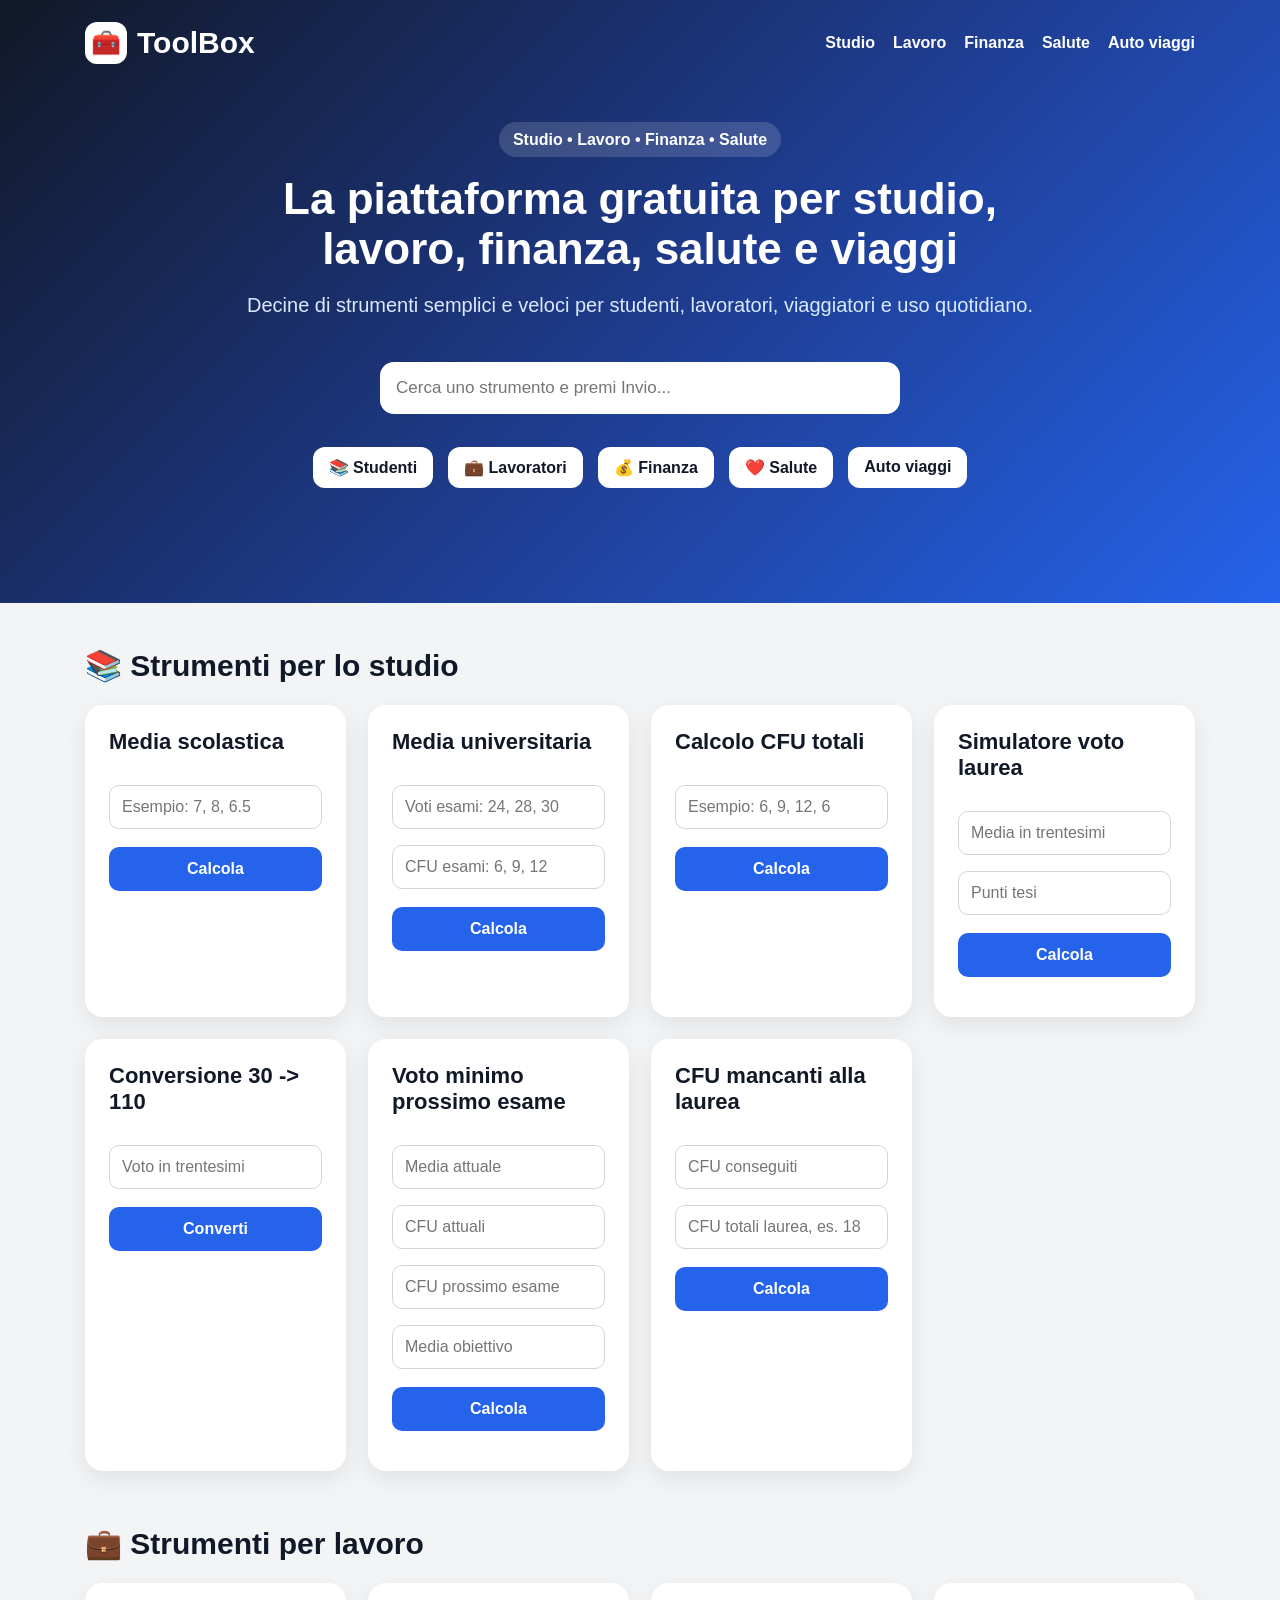
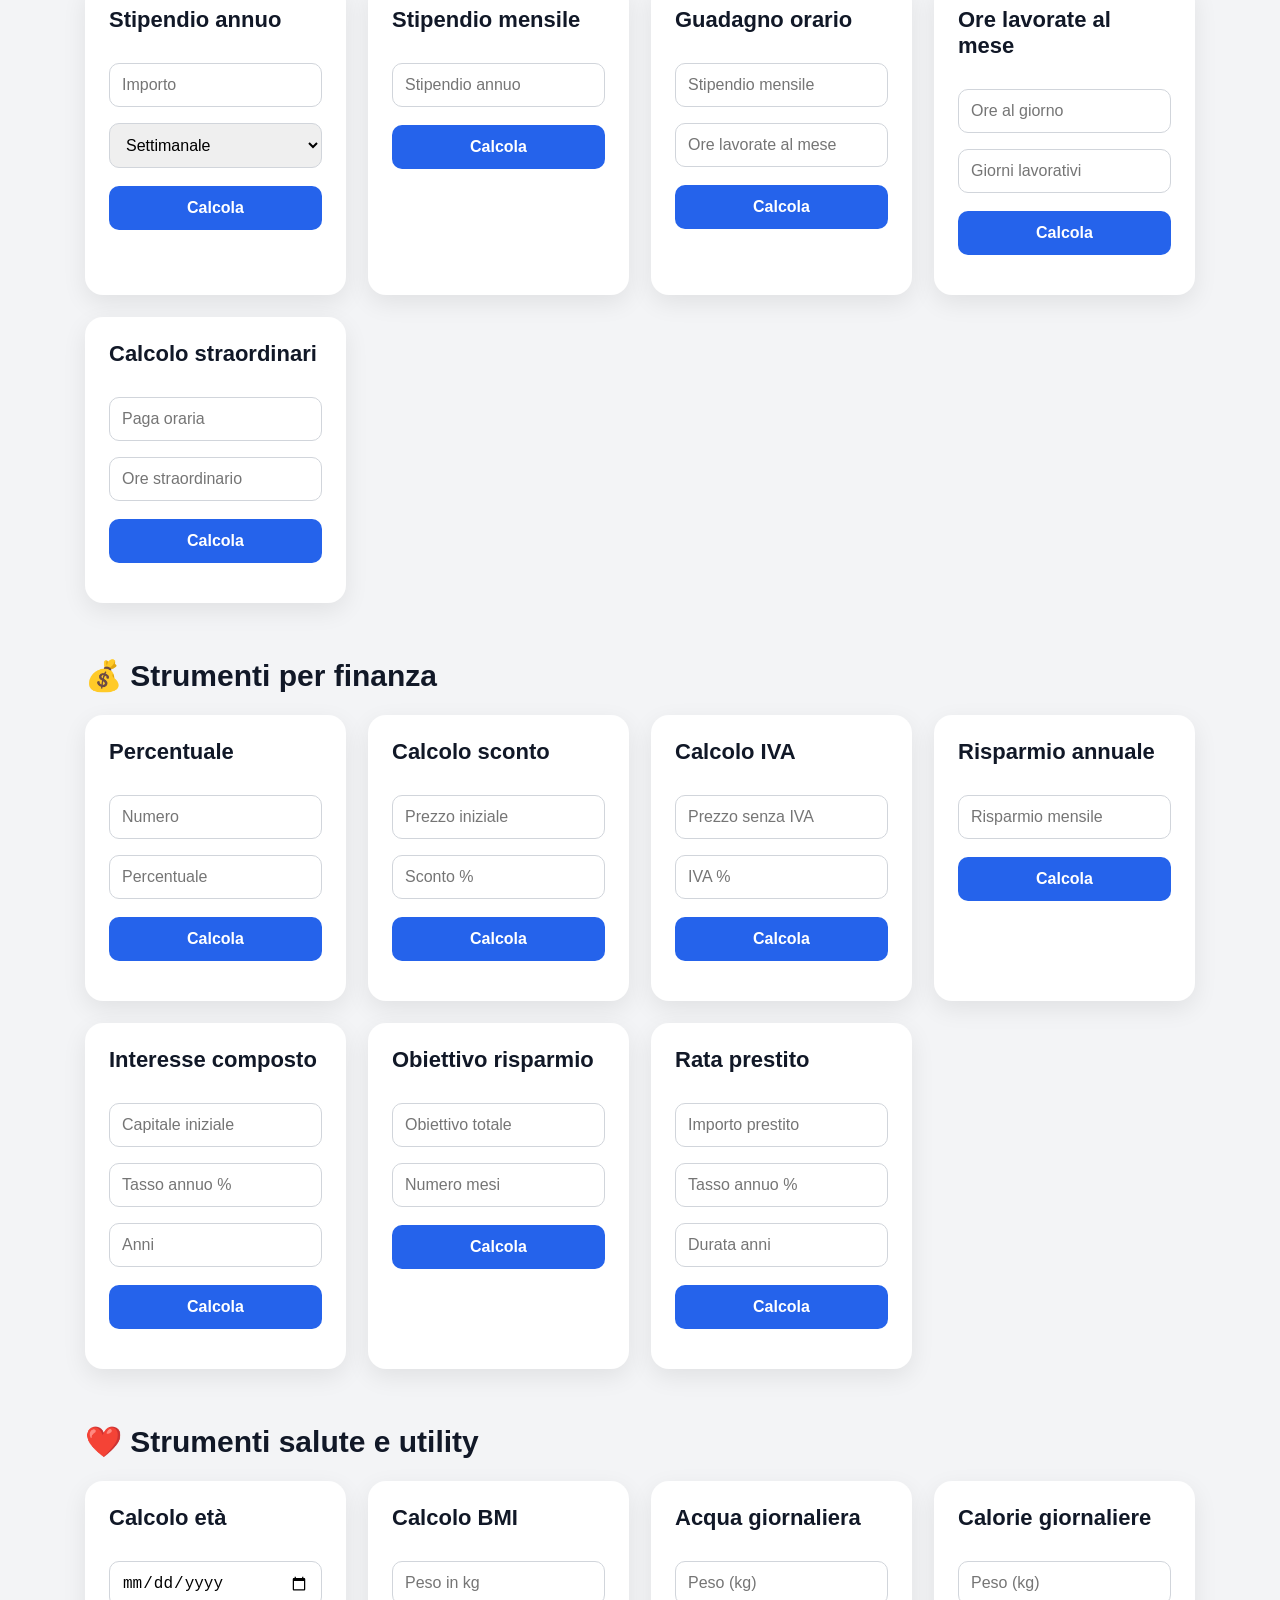
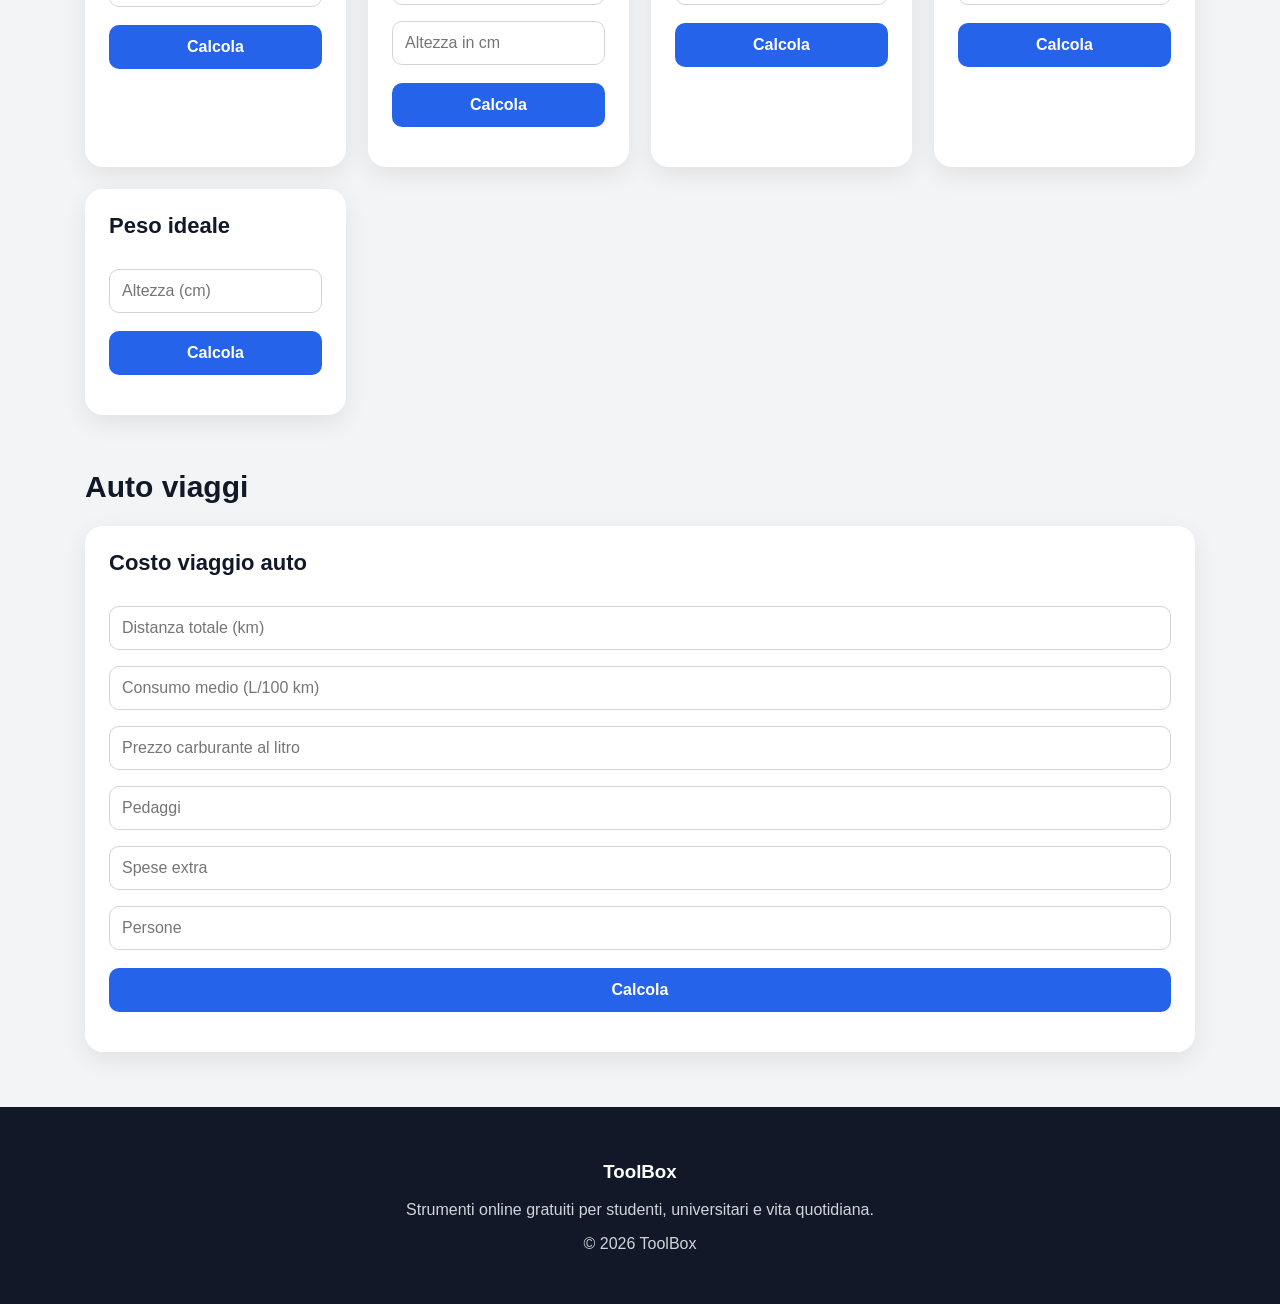
<file: index.html>
<!DOCTYPE html>
<html lang="it">
<head>
  <meta charset="UTF-8">
  <meta name="viewport" content="width=device-width, initial-scale=1.0">
  <link rel="icon" href="favicon.svg" type="image/svg+xml">
  <link rel="manifest" href="manifest.json">
  <meta name="theme-color" content="#2563eb">
  <title>ToolBox Studenti - Strumenti online gratuiti</title>
  <link rel="stylesheet" href="style.css">
</head>
<body>

<header class="hero">
  <nav>
    <a href="#" class="logo">
      <span class="logo-icon">🧰</span>
      <span>ToolBox</span>
    </a>
    <div class="nav-links">
      <a href="studenti.html">Studio</a>
      <a href="lavoratori.html">Lavoro</a>
      <a href="finanza.html">Finanza</a>
      <a href="salute.html">Salute</a>
      <a href="auto-viaggi.html">Auto viaggi</a>
    </div>  
  </nav>

  <div class="hero-content">
    <span class="badge">Studio • Lavoro • Finanza • Salute</span>
    <h2>La piattaforma gratuita per studio, lavoro, finanza, salute e viaggi</h2>
    <p>Decine di strumenti semplici e veloci per studenti, lavoratori, viaggiatori e uso quotidiano.</p>

    <input id="searchInput" type="text" placeholder="Cerca uno strumento e premi Invio...">

    <div class="stats">
      <a href="studenti.html">📚 Studenti</a>
      <a href="lavoratori.html">💼 Lavoratori</a>
      <a href="finanza.html">💰 Finanza</a>
      <a href="salute.html">❤️ Salute</a>
      <a href="auto-viaggi.html">Auto viaggi</a>
    </div>  
</div>
</header>

<main>

  <section class="category" id="studio">
    <h2>📚 Strumenti per lo studio</h2>

    <div class="grid">

      <section id="media-scolastica" class="tool-card" data-name="media scolastica scuola voti studio">
        <h3>Media scolastica</h3>
        <input id="voti" type="text" placeholder="Esempio: 7, 8, 6.5">
        <button onclick="calcolaMedia()">Calcola</button>
        <p id="risultatoMedia"></p>
      </section>

      <section id="media-universitaria" class="tool-card" data-name="media universitaria esami crediti cfu">
        <h3>Media universitaria</h3>
        <input id="votiUni" type="text" placeholder="Voti esami: 24, 28, 30">
        <input id="cfuUni" type="text" placeholder="CFU esami: 6, 9, 12">
        <button onclick="calcolaMediaUniversitaria()">Calcola</button>
        <p id="risultatoMediaUni"></p>
      </section>

      <section id="cfu" class="tool-card" data-name="cfu crediti università esami">
        <h3>Calcolo CFU totali</h3>
        <input id="listaCfu" type="text" placeholder="Esempio: 6, 9, 12, 6">
        <button onclick="calcolaCFU()">Calcola</button>
        <p id="risultatoCFU"></p>
      </section>

      <section id="voto-laurea" class="tool-card" data-name="voto laurea università media base">
        <h3>Simulatore voto laurea</h3>
        <input id="mediaLaurea" type="number" placeholder="Media in trentesimi">
        <input id="puntiTesi" type="number" placeholder="Punti tesi">
        <button onclick="calcolaVotoLaurea()">Calcola</button>
        <p id="risultatoLaurea"></p>
      </section>

      <section id="conversione-voto" class="tool-card" data-name="conversione voto trentesimi centodecimi 30 110">
        <h3>Conversione 30 -> 110</h3>
        <input id="votoTrentesimi" type="number" placeholder="Voto in trentesimi">
        <button onclick="convertiTrentaCentodieci()">Converti</button>
        <p id="risultatoConversioneVoto"></p>
      </section>

      <section id="voto-minimo" class="tool-card" data-name="voto minimo prossimo esame media obiettivo universita">
        <h3>Voto minimo prossimo esame</h3>
        <input id="mediaAttuale" type="number" placeholder="Media attuale">
        <input id="cfuAttuali" type="number" placeholder="CFU attuali">
        <input id="cfuProssimo" type="number" placeholder="CFU prossimo esame">
        <input id="mediaObiettivo" type="number" placeholder="Media obiettivo">
        <button onclick="calcolaVotoMinimo()">Calcola</button>
        <p id="risultatoVotoMinimo"></p>
      </section>

      <section id="cfu-mancanti" class="tool-card" data-name="cfu mancanti laurea universita crediti esami">
        <h3>CFU mancanti alla laurea</h3>
        <input id="cfuConseguiti" type="number" placeholder="CFU conseguiti">
        <input id="cfuTotaliLaurea" type="number" placeholder="CFU totali laurea, es. 180">
        <button onclick="calcolaCFUMancanti()">Calcola</button>
        <p id="risultatoCFUMancanti"></p>
      </section>

    </div>
  </section>

  <section class="category" id="lavoro">
    <h2>💼 Strumenti per lavoro</h2>

    <div class="grid">

      <section id="stipendio-annuo" class="tool-card" data-name="stipendio annuo mensile settimanale lavoro">
        <h3>Stipendio annuo</h3>
        <input id="stipendio" type="number" placeholder="Importo">
        <select id="tipoStipendio">
          <option value="settimanale">Settimanale</option>
          <option value="mensile">Mensile</option>
        </select>
        <button onclick="calcolaStipendio()">Calcola</button>
        <p id="risultatoStipendio"></p>
      </section>

      <section id="stipendio-mensile" class="tool-card" data-name="stipendio mensile">
        <h3>Stipendio mensile</h3>
        <input id="stipendioAnnuo" type="number" placeholder="Stipendio annuo">
        <button onclick="calcolaMensile()">Calcola</button>
        <p id="risultatoMensile"></p>
      </section>

      <section id="guadagno-orario" class="tool-card" data-name="guadagno orario">
        <h3>Guadagno orario</h3>
        <input id="stipendioMensile" type="number" placeholder="Stipendio mensile">
        <input id="oreMensili" type="number" placeholder="Ore lavorate al mese">
        <button onclick="calcolaGuadagnoOrario()">Calcola</button>
        <p id="risultatoOrario"></p>
      </section>

      <section id="ore-mese" class="tool-card" data-name="ore lavorate">
        <h3>Ore lavorate al mese</h3>
        <input id="oreGiornaliere" type="number" placeholder="Ore al giorno">
        <input id="giorniLavorativi" type="number" placeholder="Giorni lavorativi">
        <button onclick="calcolaOreMese()">Calcola</button>
        <p id="risultatoOreMese"></p>
      </section>

      <section id="straordinari" class="tool-card" data-name="straordinari">
        <h3>Calcolo straordinari</h3>
        <input id="pagaOraria" type="number" placeholder="Paga oraria">
        <input id="oreExtra" type="number" placeholder="Ore straordinario">
        <button onclick="calcolaStraordinario()">Calcola</button>
        <p id="risultatoStraordinario"></p>
      </section>

    </div>
  </section>

  <section class="category" id="finanza">
    <h2>💰 Strumenti per finanza</h2>

    <div class="grid">

      <section id="percentuale-tool" class="tool-card" data-name="percentuale calcolo matematica">
        <h3>Percentuale</h3>
        <input id="numero" type="number" placeholder="Numero">
        <input id="percentuale" type="number" placeholder="Percentuale">
        <button onclick="calcolaPercentuale()">Calcola</button>
        <p id="risultatoPercentuale"></p>
      </section>

      <section id="sconto-tool" class="tool-card" data-name="sconto prezzo offerte saldi">
        <h3>Calcolo sconto</h3>
        <input id="prezzo" type="number" placeholder="Prezzo iniziale">
        <input id="sconto" type="number" placeholder="Sconto %">
        <button onclick="calcolaSconto()">Calcola</button>
        <p id="risultatoSconto"></p>
      </section>

      <section id="iva" class="tool-card" data-name="iva tasse prezzo">
        <h3>Calcolo IVA</h3>
        <input id="prezzoIva" type="number" placeholder="Prezzo senza IVA">
        <input id="iva" type="number" placeholder="IVA %">
        <button onclick="calcolaIva()">Calcola</button>
        <p id="risultatoIva"></p>
      </section>

      <section id="risparmio-annuale" class="tool-card" data-name="risparmio mensile annuale soldi">
        <h3>Risparmio annuale</h3>
        <input id="risparmioMensile" type="number" placeholder="Risparmio mensile">
        <button onclick="calcolaRisparmio()">Calcola</button>
        <p id="risultatoRisparmio"></p>
      </section>

      <section id="interesse-composto" class="tool-card" data-name="interesse composto investimento capitale rendimento">
        <h3>Interesse composto</h3>
        <input id="capitaleIniziale" type="number" placeholder="Capitale iniziale">
        <input id="tassoInteresse" type="number" placeholder="Tasso annuo %">
        <input id="anniInvestimento" type="number" placeholder="Anni">
        <button onclick="calcolaInteresseComposto()">Calcola</button>
        <p id="risultatoInteresseComposto"></p>
      </section>

      <section id="obiettivo-risparmio" class="tool-card" data-name="obiettivo risparmio soldi mensile">
        <h3>Obiettivo risparmio</h3>
        <input id="obiettivoRisparmio" type="number" placeholder="Obiettivo totale">
        <input id="mesiRisparmio" type="number" placeholder="Numero mesi">
        <button onclick="calcolaObiettivoRisparmio()">Calcola</button>
        <p id="risultatoObiettivoRisparmio"></p>
      </section>

      <section id="rata-prestito" class="tool-card" data-name="prestito rata mensile finanziamento">
        <h3>Rata prestito</h3>
        <input id="importoPrestito" type="number" placeholder="Importo prestito">
        <input id="tassoPrestito" type="number" placeholder="Tasso annuo %">
        <input id="anniPrestito" type="number" placeholder="Durata anni">
        <button onclick="calcolaRataPrestito()">Calcola</button>
        <p id="risultatoRataPrestito"></p>
      </section>

    </div>
  </section>

  <section class="category" id="salute">
    <h2>❤️ Strumenti salute e utility</h2>

    <div class="grid">

      <section id="eta" class="tool-card" data-name="eta anni data nascita compleanno">
        <h3>Calcolo età</h3>
        <input id="dataNascita" type="date">
        <button onclick="calcolaEta()">Calcola</button>
        <p id="risultatoEta"></p>
      </section>

      <section id="bmi" class="tool-card" data-name="bmi peso altezza salute">
        <h3>Calcolo BMI</h3>
        <input id="peso" type="number" placeholder="Peso in kg">
        <input id="altezza" type="number" placeholder="Altezza in cm">
        <button onclick="calcolaBMI()">Calcola</button>
        <p id="risultatoBMI"></p>
      </section>

      <section id="acqua-giornaliera" class="tool-card" data-name="acqua giornaliera peso litri salute">
        <h3>Acqua giornaliera</h3>
        <input id="pesoAcqua" type="number" placeholder="Peso (kg)">
        <button onclick="calcolaAcqua()">Calcola</button>
        <p id="risultatoAcqua"></p>
      </section>

      <section id="calorie-giornaliere" class="tool-card" data-name="calorie giornaliere peso fabbisogno salute">
        <h3>Calorie giornaliere</h3>
        <input id="pesoCalorie" type="number" placeholder="Peso (kg)">
        <button onclick="calcolaCalorie()">Calcola</button>
        <p id="risultatoCalorie"></p>
      </section>

      <section id="peso-ideale" class="tool-card" data-name="peso ideale altezza salute">
        <h3>Peso ideale</h3>
        <input id="altezzaIdeale" type="number" placeholder="Altezza (cm)">
        <button onclick="calcolaPesoIdeale()">Calcola</button>
        <p id="risultatoPesoIdeale"></p>
      </section>

    </div>
  </section>

  <section class="category" id="auto-viaggi">
    <h2>Auto viaggi</h2>

    <div class="grid">

      <section id="costo-viaggio-auto" class="tool-card" data-name="auto viaggi carburante pedaggi consumo benzina diesel spese viaggio">
        <h3>Costo viaggio auto</h3>
        <input id="distanzaViaggio" type="number" placeholder="Distanza totale (km)">
        <input id="consumoAuto" type="number" placeholder="Consumo medio (L/100 km)">
        <input id="prezzoCarburante" type="number" placeholder="Prezzo carburante al litro">
        <input id="pedaggiViaggio" type="number" placeholder="Pedaggi">
        <input id="speseExtraViaggio" type="number" placeholder="Spese extra">
        <input id="personeViaggio" type="number" placeholder="Persone">
        <button onclick="calcolaCostoViaggioAuto()">Calcola</button>
        <p id="risultatoCostoViaggioAuto"></p>
      </section>

    </div>
  </section>

</main>

<footer>
  <h3>ToolBox</h3>
  <p>Strumenti online gratuiti per studenti, universitari e vita quotidiana.</p>
  <p>© 2026 ToolBox</p>
</footer>

<script src="script.js"></script>
</body>
</html>
</file>
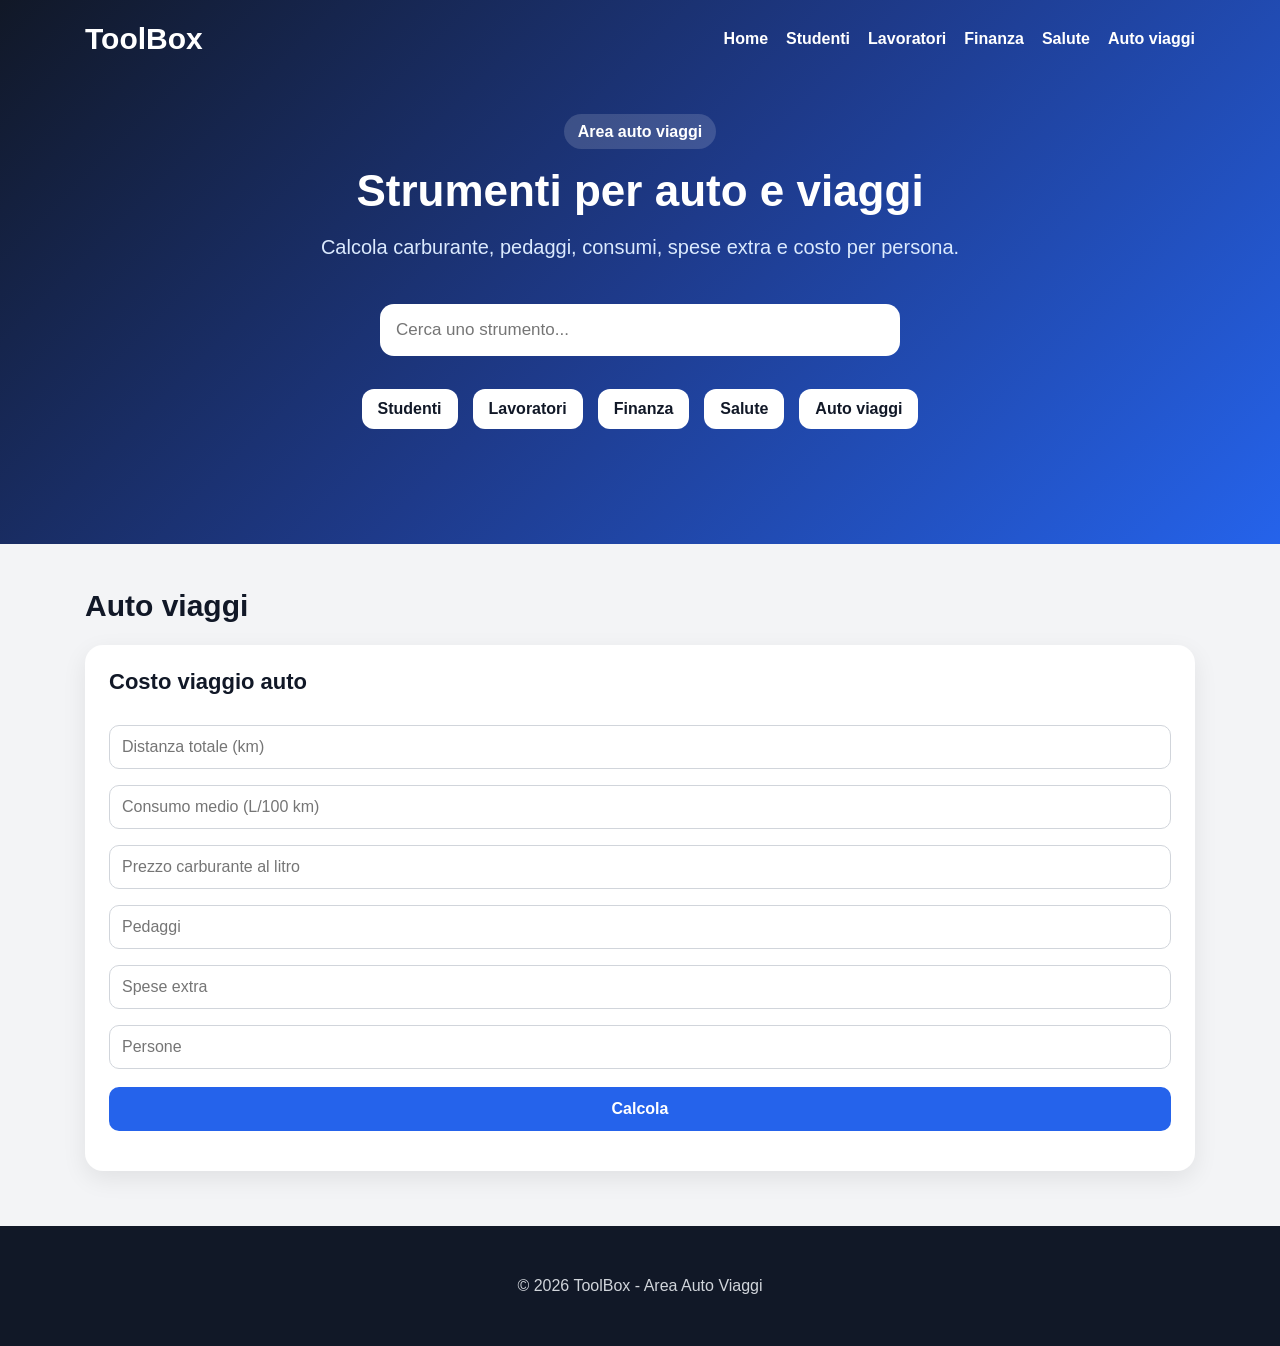
<file: auto-viaggi.html>
<!DOCTYPE html>
<html lang="it">
<head>
  <meta charset="UTF-8">
  <meta name="viewport" content="width=device-width, initial-scale=1.0">
  <title>ToolBox Auto Viaggi - Calcolo costi viaggio</title>
  <link rel="icon" href="favicon.svg" type="image/svg+xml">
  <link rel="manifest" href="manifest.json">
  <meta name="theme-color" content="#2563eb">
  <link rel="stylesheet" href="style.css">
</head>
<body>

<header class="hero">
  <nav>
    <a href="index.html" class="logo">ToolBox</a>
    <div class="nav-links">
      <a href="index.html">Home</a>
      <a href="studenti.html">Studenti</a>
      <a href="lavoratori.html">Lavoratori</a>
      <a href="finanza.html">Finanza</a>
      <a href="salute.html">Salute</a>
      <a href="auto-viaggi.html">Auto viaggi</a>
    </div>
  </nav>

  <div class="hero-content">
    <span class="badge">Area auto viaggi</span>
    <h2>Strumenti per auto e viaggi</h2>
    <p>Calcola carburante, pedaggi, consumi, spese extra e costo per persona.</p>

    <input id="searchInput" type="text" placeholder="Cerca uno strumento...">

    <div class="stats">
      <a href="studenti.html">Studenti</a>
      <a href="lavoratori.html">Lavoratori</a>
      <a href="finanza.html">Finanza</a>
      <a href="salute.html">Salute</a>
      <a href="auto-viaggi.html">Auto viaggi</a>
    </div>
  </div>
</header>

<main>

  <section class="category">
    <h2>Auto viaggi</h2>

    <div class="grid">

      <section class="tool-card" data-name="auto viaggi carburante pedaggi consumo benzina diesel spese viaggio">
        <h3>Costo viaggio auto</h3>
        <input id="distanzaViaggio" type="number" placeholder="Distanza totale (km)">
        <input id="consumoAuto" type="number" placeholder="Consumo medio (L/100 km)">
        <input id="prezzoCarburante" type="number" placeholder="Prezzo carburante al litro">
        <input id="pedaggiViaggio" type="number" placeholder="Pedaggi">
        <input id="speseExtraViaggio" type="number" placeholder="Spese extra">
        <input id="personeViaggio" type="number" placeholder="Persone">
        <button onclick="calcolaCostoViaggioAuto()">Calcola</button>
        <p id="risultatoCostoViaggioAuto"></p>
      </section>

    </div>
  </section>

</main>

<footer>
  <p>© 2026 ToolBox - Area Auto Viaggi</p>
</footer>

<script src="script.js"></script>
</body>
</html>
</file>
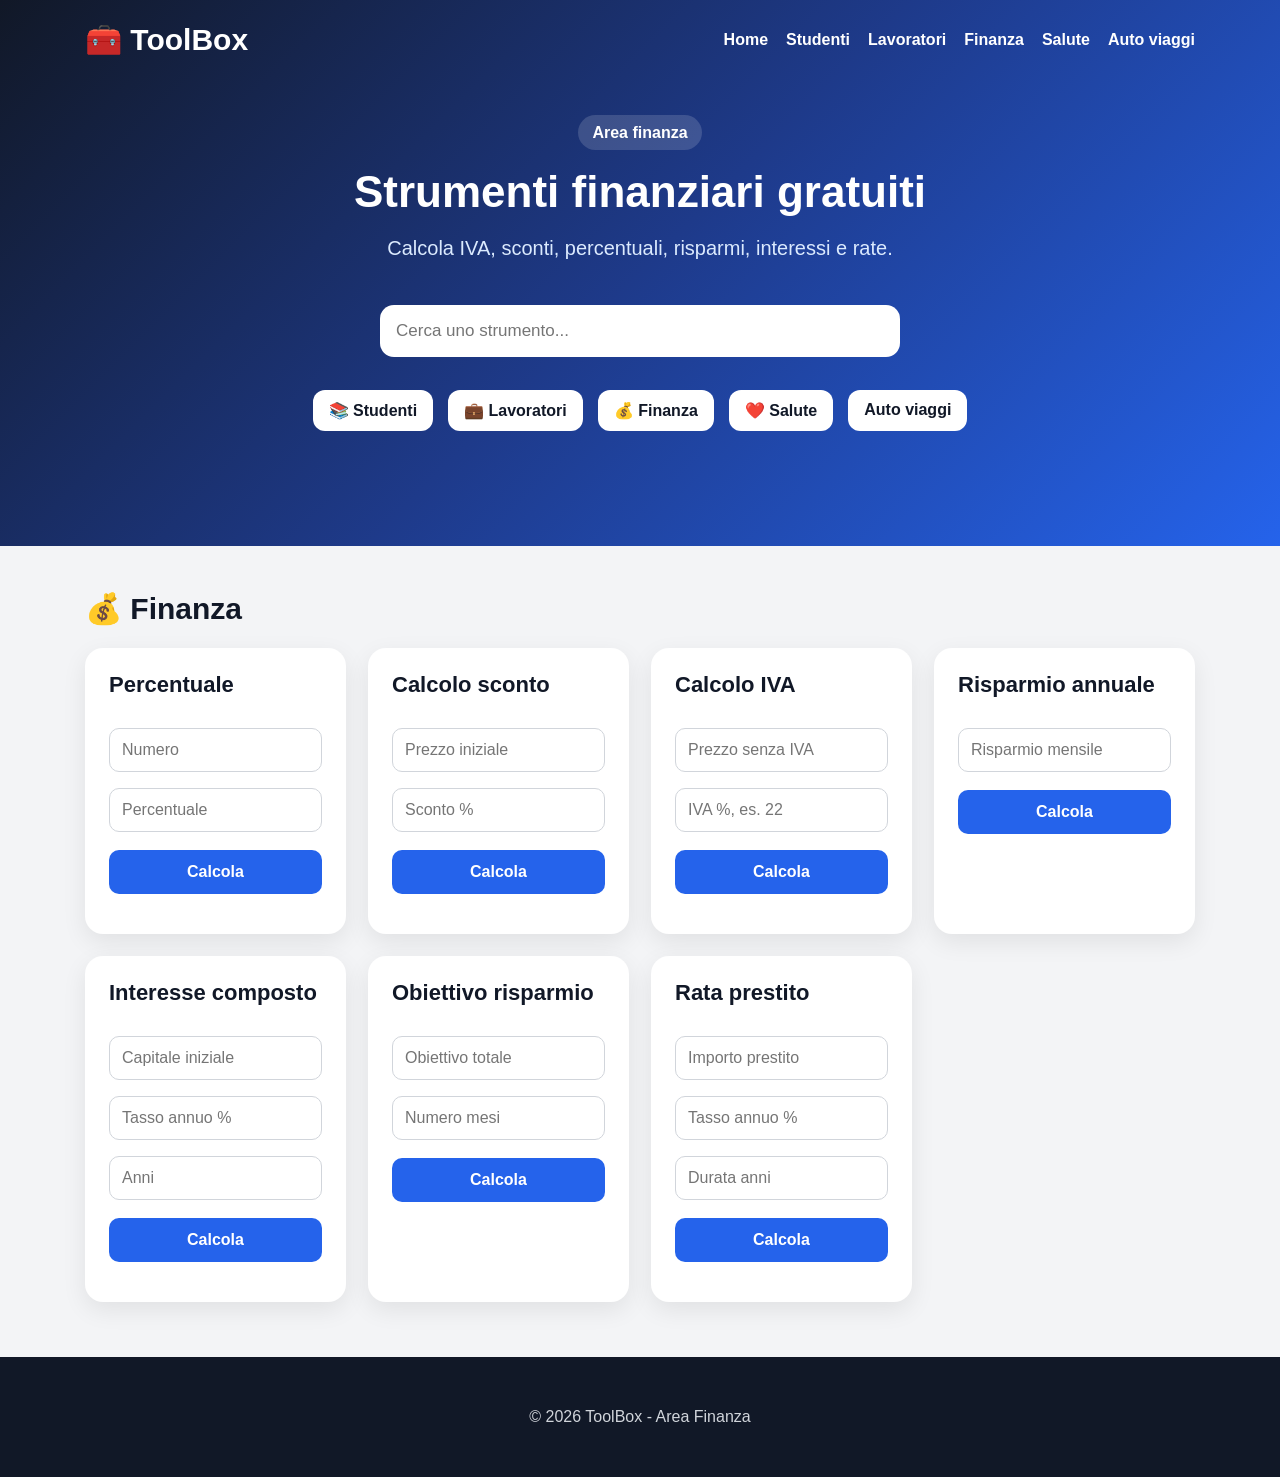
<file: finanza.html>
<!DOCTYPE html>
<html lang="it">
<head>
  <meta charset="UTF-8">
  <meta name="viewport" content="width=device-width, initial-scale=1.0">
  <title>ToolBox Finanza - Strumenti finanziari gratuiti</title>
  <link rel="icon" href="favicon.svg" type="image/svg+xml">
  <link rel="manifest" href="manifest.json">
  <meta name="theme-color" content="#2563eb">
  <link rel="stylesheet" href="style.css">
</head>
<body>

<header class="hero">
  <nav>
    <a href="index.html" class="logo">🧰 ToolBox</a>
    <div class="nav-links">
      <a href="index.html">Home</a>
      <a href="studenti.html">Studenti</a>
      <a href="lavoratori.html">Lavoratori</a>
      <a href="finanza.html">Finanza</a>
      <a href="salute.html">Salute</a>
      <a href="auto-viaggi.html">Auto viaggi</a>
    </div>
  </nav>

  <div class="hero-content">
    <span class="badge">Area finanza</span>
    <h2>Strumenti finanziari gratuiti</h2>
    <p>Calcola IVA, sconti, percentuali, risparmi, interessi e rate.</p>

    <input id="searchInput" type="text" placeholder="Cerca uno strumento...">

    <div class="stats">
      <a href="studenti.html">📚 Studenti</a>
      <a href="lavoratori.html">💼 Lavoratori</a>
      <a href="finanza.html">💰 Finanza</a>
      <a href="salute.html">❤️ Salute</a>
      <a href="auto-viaggi.html">Auto viaggi</a>
    </div>
  </div>
</header>

<main>

  <section class="category">
    <h2>💰 Finanza</h2>

    <div class="grid">

      <section class="tool-card" data-name="percentuale calcolo matematica">
        <h3>Percentuale</h3>
        <input id="numero" type="number" placeholder="Numero">
        <input id="percentuale" type="number" placeholder="Percentuale">
        <button onclick="calcolaPercentuale()">Calcola</button>
        <p id="risultatoPercentuale"></p>
      </section>

      <section class="tool-card" data-name="sconto prezzo offerte saldi">
        <h3>Calcolo sconto</h3>
        <input id="prezzo" type="number" placeholder="Prezzo iniziale">
        <input id="sconto" type="number" placeholder="Sconto %">
        <button onclick="calcolaSconto()">Calcola</button>
        <p id="risultatoSconto"></p>
      </section>

      <section class="tool-card" data-name="iva tasse prezzo">
        <h3>Calcolo IVA</h3>
        <input id="prezzoIva" type="number" placeholder="Prezzo senza IVA">
        <input id="iva" type="number" placeholder="IVA %, es. 22">
        <button onclick="calcolaIva()">Calcola</button>
        <p id="risultatoIva"></p>
      </section>

      <section class="tool-card" data-name="risparmio mensile annuale soldi">
        <h3>Risparmio annuale</h3>
        <input id="risparmioMensile" type="number" placeholder="Risparmio mensile">
        <button onclick="calcolaRisparmio()">Calcola</button>
        <p id="risultatoRisparmio"></p>
      </section>

      <section class="tool-card" data-name="interesse composto investimento capitale rendimento">
        <h3>Interesse composto</h3>
        <input id="capitaleIniziale" type="number" placeholder="Capitale iniziale">
        <input id="tassoInteresse" type="number" placeholder="Tasso annuo %">
        <input id="anniInvestimento" type="number" placeholder="Anni">
        <button onclick="calcolaInteresseComposto()">Calcola</button>
        <p id="risultatoInteresseComposto"></p>
      </section>

      <section class="tool-card" data-name="obiettivo risparmio soldi mensile">
        <h3>Obiettivo risparmio</h3>
        <input id="obiettivoRisparmio" type="number" placeholder="Obiettivo totale">
        <input id="mesiRisparmio" type="number" placeholder="Numero mesi">
        <button onclick="calcolaObiettivoRisparmio()">Calcola</button>
        <p id="risultatoObiettivoRisparmio"></p>
      </section>

      <section class="tool-card" data-name="prestito rata mensile finanziamento">
        <h3>Rata prestito</h3>
        <input id="importoPrestito" type="number" placeholder="Importo prestito">
        <input id="tassoPrestito" type="number" placeholder="Tasso annuo %">
        <input id="anniPrestito" type="number" placeholder="Durata anni">
        <button onclick="calcolaRataPrestito()">Calcola</button>
        <p id="risultatoRataPrestito"></p>
      </section>

    </div>
  </section>

</main>

<footer>
  <p>© 2026 ToolBox - Area Finanza</p>
</footer>

<script src="script.js"></script>
</body>
</html>
</file>
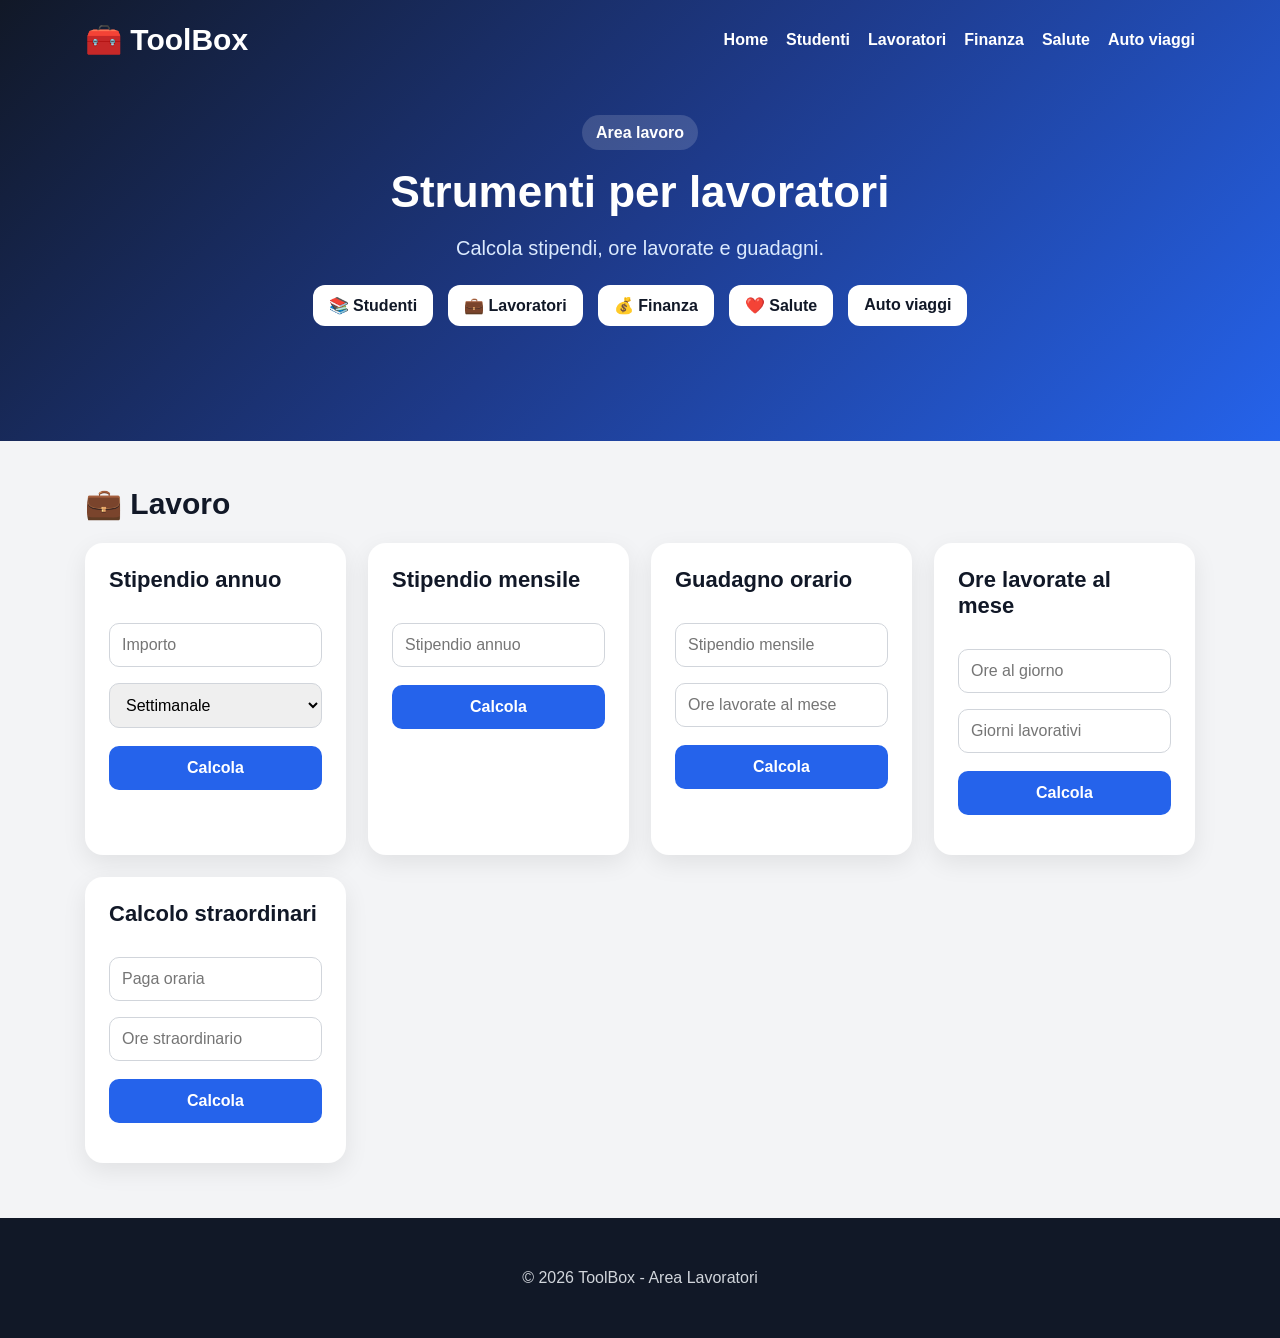
<file: lavoratori.html>
<!DOCTYPE html>
<html lang="it">
<head>
  <meta charset="UTF-8">
  <meta name="viewport" content="width=device-width, initial-scale=1.0">
  <title>ToolBox Lavoratori</title>
  <link rel="manifest" href="manifest.json">
  <meta name="theme-color" content="#2563eb">
  <link rel="stylesheet" href="style.css">
</head>
<body>

<header class="hero">
  <nav>
    <a href="index.html" class="logo">🧰 ToolBox</a>
    <div class="nav-links">
      <a href="index.html">Home</a>
      <a href="studenti.html">Studenti</a>
      <a href="lavoratori.html">Lavoratori</a>
      <a href="finanza.html">Finanza</a>
      <a href="salute.html">Salute</a>
      <a href="auto-viaggi.html">Auto viaggi</a>
    </div>
  </nav>

  <div class="hero-content">
    <span class="badge">Area lavoro</span>
    <h2>Strumenti per lavoratori</h2>
    <p>Calcola stipendi, ore lavorate e guadagni.</p>
    <div class="stats">
      <a href="studenti.html">📚 Studenti</a>
      <a href="lavoratori.html">💼 Lavoratori</a>
      <a href="finanza.html">💰 Finanza</a>
      <a href="salute.html">❤️ Salute</a>
      <a href="auto-viaggi.html">Auto viaggi</a>
    </div>
  </div>
</header>

<main>

<section class="category">
<h2>💼 Lavoro</h2>

<div class="grid">

<section class="tool-card">
<h3>Stipendio annuo</h3>

<input id="stipendio" type="number" placeholder="Importo">

<select id="tipoStipendio">
<option value="settimanale">Settimanale</option>
<option value="mensile">Mensile</option>
</select>

<button onclick="calcolaStipendio()">Calcola</button>

<p id="risultatoStipendio"></p>

</section>

<section class="tool-card" data-name="stipendio mensile">
  <h3>Stipendio mensile</h3>
  <input id="stipendioAnnuo" type="number" placeholder="Stipendio annuo">
  <button onclick="calcolaMensile()">Calcola</button>
  <p id="risultatoMensile"></p>
</section>

<section class="tool-card" data-name="guadagno orario">
  <h3>Guadagno orario</h3>
  <input id="stipendioMensile" type="number" placeholder="Stipendio mensile">
  <input id="oreMensili" type="number" placeholder="Ore lavorate al mese">
  <button onclick="calcolaGuadagnoOrario()">Calcola</button>
  <p id="risultatoOrario"></p>
</section>

<section class="tool-card" data-name="ore lavorate">
  <h3>Ore lavorate al mese</h3>
  <input id="oreGiornaliere" type="number" placeholder="Ore al giorno">
  <input id="giorniLavorativi" type="number" placeholder="Giorni lavorativi">
  <button onclick="calcolaOreMese()">Calcola</button>
  <p id="risultatoOreMese"></p>
</section>

<section class="tool-card" data-name="straordinari">
  <h3>Calcolo straordinari</h3>
  <input id="pagaOraria" type="number" placeholder="Paga oraria">
  <input id="oreExtra" type="number" placeholder="Ore straordinario">
  <button onclick="calcolaStraordinario()">Calcola</button>
  <p id="risultatoStraordinario"></p>
</section>

</div>

</section>

</main>

<footer>
<p>© 2026 ToolBox - Area Lavoratori</p>
</footer>

<script src="script.js"></script>

</body>
</html>
</file>
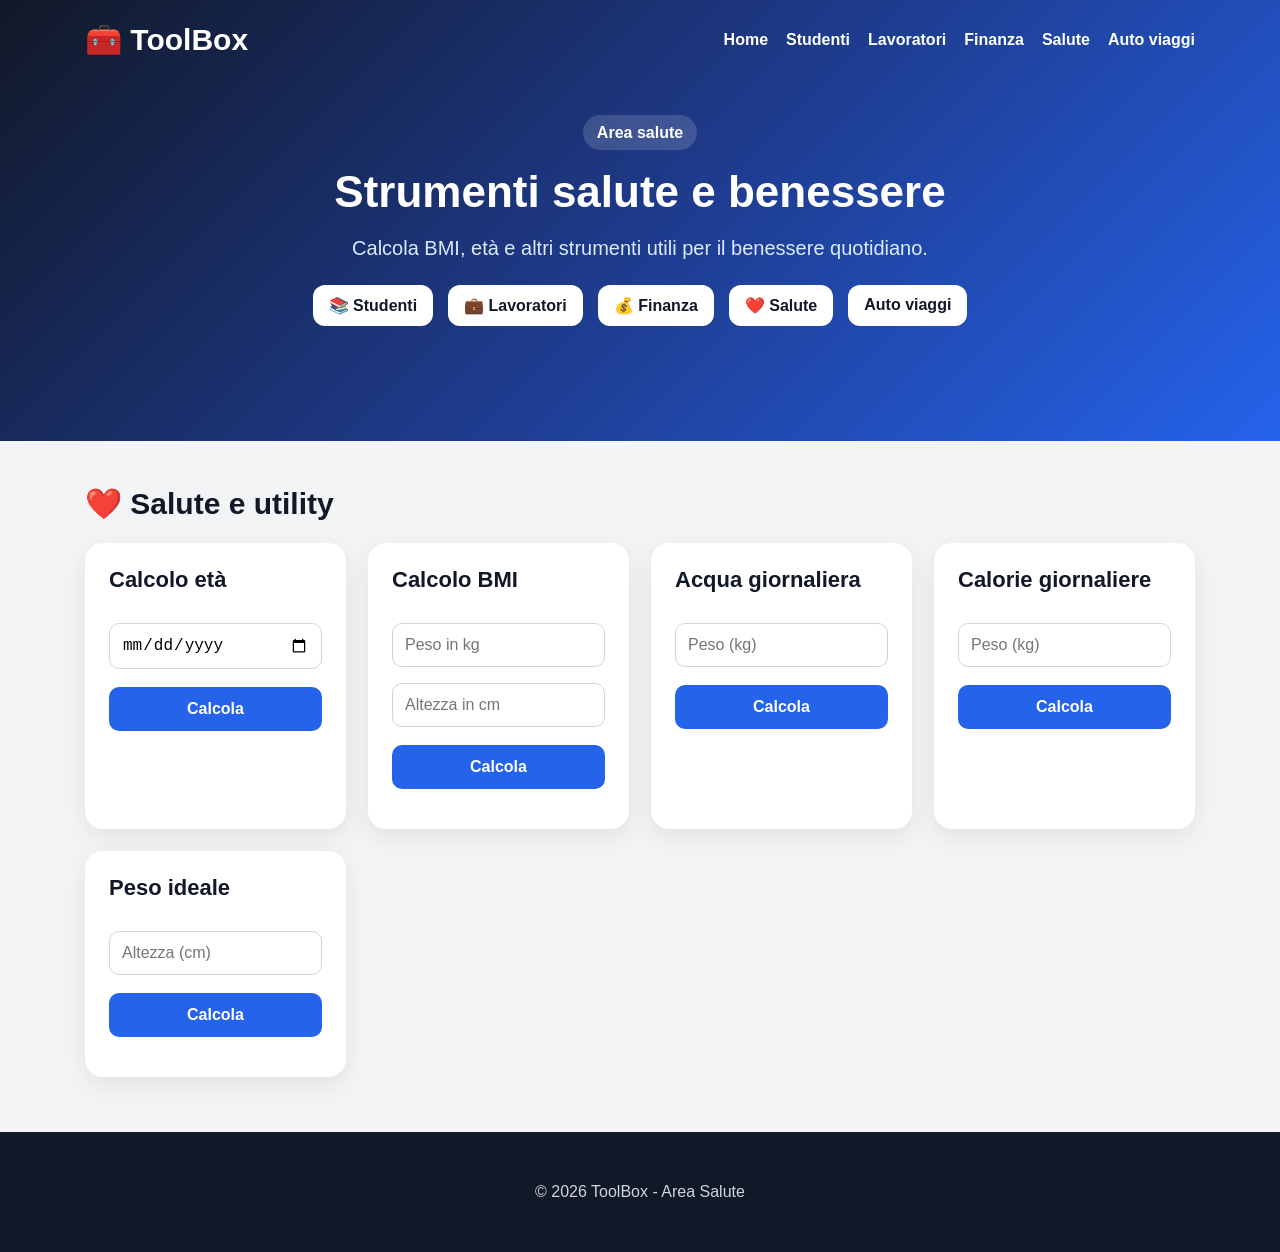
<file: salute.html>
<!DOCTYPE html>
<html lang="it">
<head>
  <meta charset="UTF-8">
  <meta name="viewport" content="width=device-width, initial-scale=1.0">
  <title>ToolBox Salute</title>
  <link rel="manifest" href="manifest.json">
  <meta name="theme-color" content="#2563eb">
  <link rel="stylesheet" href="style.css">
</head>
<body>

<header class="hero">
  <nav>
    <a href="index.html" class="logo">🧰 ToolBox</a>
    <div class="nav-links">
      <a href="index.html">Home</a>
      <a href="studenti.html">Studenti</a>
      <a href="lavoratori.html">Lavoratori</a>
      <a href="finanza.html">Finanza</a>
      <a href="salute.html">Salute</a>
      <a href="auto-viaggi.html">Auto viaggi</a>
    </div>
  </nav>

  <div class="hero-content">
    <span class="badge">Area salute</span>
    <h2>Strumenti salute e benessere</h2>
    <p>Calcola BMI, età e altri strumenti utili per il benessere quotidiano.</p>
     <div class="stats">
      <a href="studenti.html">📚 Studenti</a>
      <a href="lavoratori.html">💼 Lavoratori</a>
      <a href="finanza.html">💰 Finanza</a>
      <a href="salute.html">❤️ Salute</a>
      <a href="auto-viaggi.html">Auto viaggi</a>
     </div>
  </div>
</header>

<main>

<section class="category">
<h2>❤️ Salute e utility</h2>

<div class="grid">

<section class="tool-card">
<h3>Calcolo età</h3>

<input id="dataNascita" type="date">

<button onclick="calcolaEta()">Calcola</button>

<p id="risultatoEta"></p>

</section>

<section class="tool-card">
<h3>Calcolo BMI</h3>

<input id="peso" type="number" placeholder="Peso in kg">
<input id="altezza" type="number" placeholder="Altezza in cm">

<button onclick="calcolaBMI()">Calcola</button>

<p id="risultatoBMI"></p>

</section>

<section class="tool-card">
  <h3>Acqua giornaliera</h3>
  <input id="pesoAcqua" type="number" placeholder="Peso (kg)">
  <button onclick="calcolaAcqua()">Calcola</button>
  <p id="risultatoAcqua"></p>
</section>

<section class="tool-card">
  <h3>Calorie giornaliere</h3>
  <input id="pesoCalorie" type="number" placeholder="Peso (kg)">
  <button onclick="calcolaCalorie()">Calcola</button>
  <p id="risultatoCalorie"></p>
</section>

<section class="tool-card">
  <h3>Peso ideale</h3>
  <input id="altezzaIdeale" type="number" placeholder="Altezza (cm)">
  <button onclick="calcolaPesoIdeale()">Calcola</button>
  <p id="risultatoPesoIdeale"></p>
</section>

</div>

</section>

</main>

<footer>
<p>© 2026 ToolBox - Area Salute</p>
</footer>

<script src="script.js"></script>

</body>
</html>
</file>
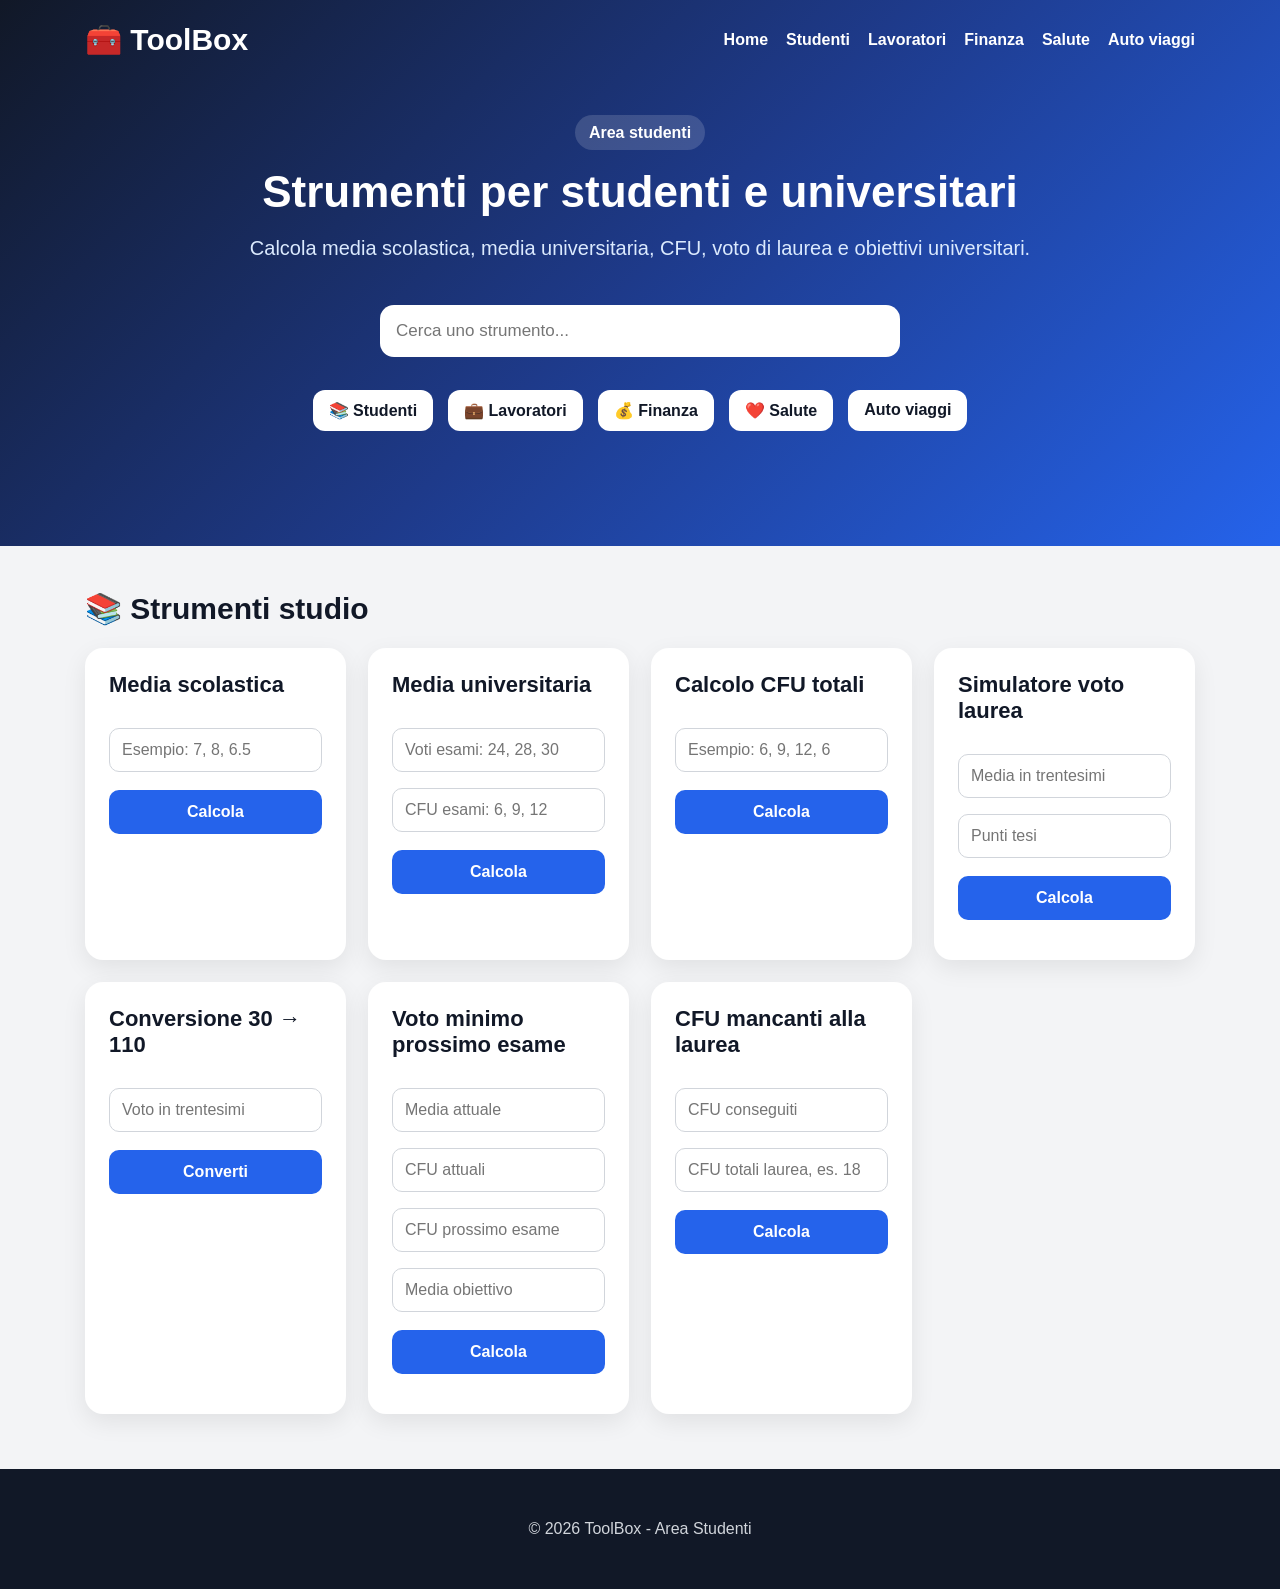
<file: studenti.html>
<!DOCTYPE html>
<html lang="it">
<head>
  <meta charset="UTF-8">
  <meta name="viewport" content="width=device-width, initial-scale=1.0">
  <title>ToolBox Studenti - Strumenti per università e scuola</title>
  <link rel="manifest" href="manifest.json">
  <meta name="theme-color" content="#2563eb">
  <link rel="stylesheet" href="style.css">
</head>
<body>

<header class="hero">
  <nav>
    <a href="index.html" class="logo">🧰 ToolBox</a>
    <div class="nav-links">
      <a href="index.html">Home</a>
      <a href="studenti.html">Studenti</a>
      <a href="lavoratori.html">Lavoratori</a>
      <a href="finanza.html">Finanza</a>
      <a href="salute.html">Salute</a>
      <a href="auto-viaggi.html">Auto viaggi</a>
    </div>
  </nav>

  <div class="hero-content">
    <span class="badge">Area studenti</span>
    <h2>Strumenti per studenti e universitari</h2>
    <p>Calcola media scolastica, media universitaria, CFU, voto di laurea e obiettivi universitari.</p>

    <input id="searchInput" type="text" placeholder="Cerca uno strumento...">

    <div class="stats">
      <a href="studenti.html">📚 Studenti</a>
      <a href="lavoratori.html">💼 Lavoratori</a>
      <a href="finanza.html">💰 Finanza</a>
      <a href="salute.html">❤️ Salute</a>
      <a href="auto-viaggi.html">Auto viaggi</a>
    </div>
  </div>
</header>

<main>

  <section class="category" id="studio">
    <h2>📚 Strumenti studio</h2>

    <div class="grid">

      <section id="media-scolastica" class="tool-card" data-name="media scolastica scuola voti studio">
        <h3>Media scolastica</h3>
        <input id="voti" type="text" placeholder="Esempio: 7, 8, 6.5">
        <button onclick="calcolaMedia()">Calcola</button>
        <p id="risultatoMedia"></p>
      </section>

      <section id="media-universitaria" class="tool-card" data-name="media universitaria esami crediti cfu">
        <h3>Media universitaria</h3>
        <input id="votiUni" type="text" placeholder="Voti esami: 24, 28, 30">
        <input id="cfuUni" type="text" placeholder="CFU esami: 6, 9, 12">
        <button onclick="calcolaMediaUniversitaria()">Calcola</button>
        <p id="risultatoMediaUni"></p>
      </section>

      <section id="cfu" class="tool-card" data-name="cfu crediti università esami">
        <h3>Calcolo CFU totali</h3>
        <input id="listaCfu" type="text" placeholder="Esempio: 6, 9, 12, 6">
        <button onclick="calcolaCFU()">Calcola</button>
        <p id="risultatoCFU"></p>
      </section>

      <section id="voto-laurea" class="tool-card" data-name="voto laurea università media base">
        <h3>Simulatore voto laurea</h3>
        <input id="mediaLaurea" type="number" placeholder="Media in trentesimi">
        <input id="puntiTesi" type="number" placeholder="Punti tesi">
        <button onclick="calcolaVotoLaurea()">Calcola</button>
        <p id="risultatoLaurea"></p>
      </section>

      <section id="conversione-voto" class="tool-card" data-name="conversione voto trentesimi centodecimi 30 110">
        <h3>Conversione 30 → 110</h3>
        <input id="votoTrentesimi" type="number" placeholder="Voto in trentesimi">
        <button onclick="convertiTrentaCentodieci()">Converti</button>
        <p id="risultatoConversioneVoto"></p>
      </section>

      <section id="voto-minimo" class="tool-card" data-name="voto minimo prossimo esame media obiettivo università">
        <h3>Voto minimo prossimo esame</h3>
        <input id="mediaAttuale" type="number" placeholder="Media attuale">
        <input id="cfuAttuali" type="number" placeholder="CFU attuali">
        <input id="cfuProssimo" type="number" placeholder="CFU prossimo esame">
        <input id="mediaObiettivo" type="number" placeholder="Media obiettivo">
        <button onclick="calcolaVotoMinimo()">Calcola</button>
        <p id="risultatoVotoMinimo"></p>
      </section>

      <section id="cfu-mancanti" class="tool-card" data-name="cfu mancanti laurea università crediti esami">
        <h3>CFU mancanti alla laurea</h3>
        <input id="cfuConseguiti" type="number" placeholder="CFU conseguiti">
        <input id="cfuTotaliLaurea" type="number" placeholder="CFU totali laurea, es. 180">
        <button onclick="calcolaCFUMancanti()">Calcola</button>
        <p id="risultatoCFUMancanti"></p>
      </section>

    </div>
  </section>

</main>

<footer>
  <p>© 2026 ToolBox - Area Studenti</p>
</footer>

<script src="script.js"></script>
</body>
</html>
</file>
<file: style.css>
html {
  scroll-behavior: smooth;
}

* {
  box-sizing: border-box;
}

body {
  margin: 0;
  font-family: Arial, sans-serif;
  background: #f3f4f6;
  color: #111827;
}

.hero {
  background: linear-gradient(135deg, #111827, #1e3a8a, #2563eb);
  color: white;
  padding-bottom: 70px;
}

nav {
  max-width: 1150px;
  margin: auto;
  padding: 22px 20px;
  display: flex;
  justify-content: space-between;
  align-items: center;
}

.logo {
  display: flex;
  align-items: center;
  gap: 10px;
  color: white;
  text-decoration: none;
  font-size: 30px;
  font-weight: bold;
}

.logo-icon {
  background: white;
  color: #2563eb;
  width: 42px;
  height: 42px;
  border-radius: 12px;
  display: flex;
  align-items: center;
  justify-content: center;
  font-size: 24px;
}
.nav-links {
  display: flex;
  gap: 18px;
}

.nav-links a {
  color: white;
  text-decoration: none;
  font-weight: bold;
}

.hero-content {
  max-width: 900px;
  margin: auto;
  text-align: center;
  padding: 45px 20px;
}

.badge {
  background: rgba(255,255,255,0.15);
  padding: 9px 14px;
  border-radius: 999px;
  font-weight: bold;
}

.hero-content h2 {
  font-size: 44px;
  margin: 25px 0 15px;
}

.hero-content p {
  font-size: 20px;
  color: #dbeafe;
}

#searchInput {
  margin-top: 25px;
  width: 100%;
  max-width: 520px;
  padding: 16px;
  border-radius: 14px;
  border: none;
  font-size: 17px;
}

.stats {
  margin-top: 25px;
  display: flex;
  gap: 15px;
  justify-content: center;
  flex-wrap: wrap;
}

.stats a {
  background: white;
  color: #111827;
  padding: 11px 16px;
  border-radius: 12px;
  font-weight: bold;
  text-decoration: none;
  transition: 0.2s;
}

.stats a:hover {
  transform: translateY(-2px);
  background: #f3f4f6;
}

main {
  max-width: 1150px;
  margin: 45px auto;
  padding: 0 20px;
}

.category {
  margin-bottom: 55px;
}

.category h2 {
  font-size: 30px;
  margin-bottom: 22px;
}

.grid {
  display: grid;
  grid-template-columns: repeat(auto-fit, minmax(260px, 1fr));
  gap: 22px;
}

.tool-card {
  background: white;
  border-radius: 18px;
  padding: 24px;
  box-shadow: 0 8px 25px rgba(0,0,0,0.08);
  transition: 0.2s;
}

.tool-card:hover {
  transform: translateY(-4px);
}

.tool-card h3 {
  margin-top: 0;
  font-size: 22px;
}

input, select {
  width: 100%;
  padding: 12px;
  margin: 8px 0;
  border: 1px solid #d1d5db;
  border-radius: 10px;
  font-size: 16px;
}

button {
  width: 100%;
  margin-top: 10px;
  background: #2563eb;
  color: white;
  border: none;
  padding: 13px;
  border-radius: 10px;
  cursor: pointer;
  font-size: 16px;
  font-weight: bold;
}

button:hover {
  background: #1d4ed8;
}

.tool-card p {
  margin-bottom: 0;
  font-weight: bold;
  color: #1e40af;
}

footer {
  text-align: center;
  padding: 35px 20px;
  background: #111827;
  color: white;
}

footer p {
  color: #d1d5db;
}

@media (max-width: 700px) {
  nav {
    flex-direction: column;
    gap: 15px;
  }

  .nav-links {
    flex-wrap: wrap;
    justify-content: center;
  }

  .hero-content h2 {
    font-size: 32px;
  }

  .hero-content p {
    font-size: 17px;
  }
}
</file>
